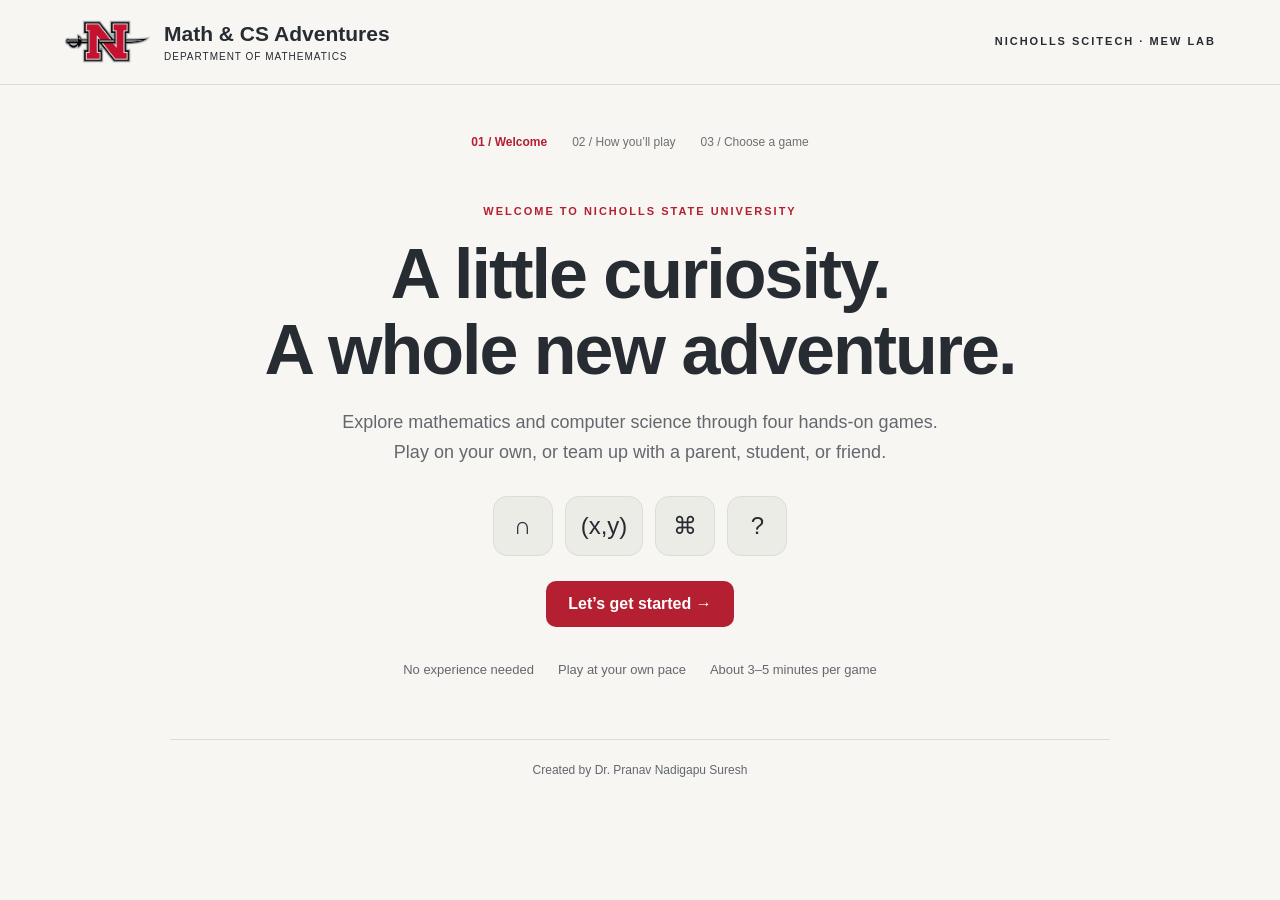
<file: index.html>
<!doctype html><html lang="en"><head><meta charset="utf-8"><meta name="viewport" content="width=device-width,initial-scale=1"><title>Welcome · Math &amp; CS Adventures</title><link rel="stylesheet" href="arcade.css"><link rel="stylesheet" href="math.css"><link rel="stylesheet" href="welcome.css"></head><body><header><a class="brand" href="index.html"><img src="nicholls-logo.webp" alt="Nicholls State University"><span>Math &amp; CS Adventures<small>Department of Mathematics</small></span></a><div class="tag">Nicholls SciTech · MEW Lab</div></header><main class="welcome-wrap"><nav class="steps" aria-label="Getting started"><span id="step1" class="active" aria-current="step">01 / Welcome</span><span id="step2">02 / How you’ll play</span><span>03 / Choose a game</span></nav><section id="welcome" class="welcome-hero"><div class="eyebrow">Welcome to Nicholls State University</div><h1>A little curiosity.<br>A whole new adventure.</h1><p class="lede">Explore mathematics and computer science through four hands-on games. Play on your own, or team up with a parent, student, or friend.</p><div class="welcome-symbols" aria-hidden="true"><span>∩</span><span>(x,y)</span><span>⌘</span><span>?</span></div><button class="btn" id="begin">Let’s get started →</button><div class="welcome-bottom"><span>No experience needed</span><span>Play at your own pace</span><span>About 3–5 minutes per game</span></div></section><section id="setup" hidden><div class="eyebrow">Make this adventure yours</div><h1 class="mode-heading" id="setupheading" tabindex="-1">How are you playing?</h1><p>Choose a mode to see your instructions. You can change it later.</p><div class="mode-options" role="group" aria-label="Choose how to play"><button class="mode-card" id="solo" aria-pressed="false"><span class="mode-icon" aria-hidden="true">●</span><strong>Playing alone</strong><p>Explore at your own pace. Predict, try, and discover.</p></button><button class="mode-card" id="pair" aria-pressed="false"><span class="mode-icon" aria-hidden="true">● ●</span><strong>Playing as a pair</strong><p>Share one computer. Think together and swap roles.</p></button></div><div id="instructions" class="instructions" hidden aria-live="polite"><h2 id="instructiontitle"></h2><ol id="instructionsteps"></ol></div><p class="mode-note">Hints and retries are part of the adventure. When you’re done, choose <b>Next family</b> to return to the welcome screen for the next visitors.</p><div class="welcome-actions"><button class="backlink" id="back">← Back to welcome</button><a class="btn" id="continue" href="games.html" hidden>Choose your adventure →</a></div></section><noscript><p>Please enable JavaScript to use the interactive games.</p></noscript><footer style="margin:36px auto 0;padding:20px 12px 8px;border-top:1px solid #ddd;text-align:center;color:#64676e;font-size:12px;line-height:1.7">Created by Dr. Pranav Nadigapu Suresh</footer></main><script src="welcome.js"></script></body></html>
</file>
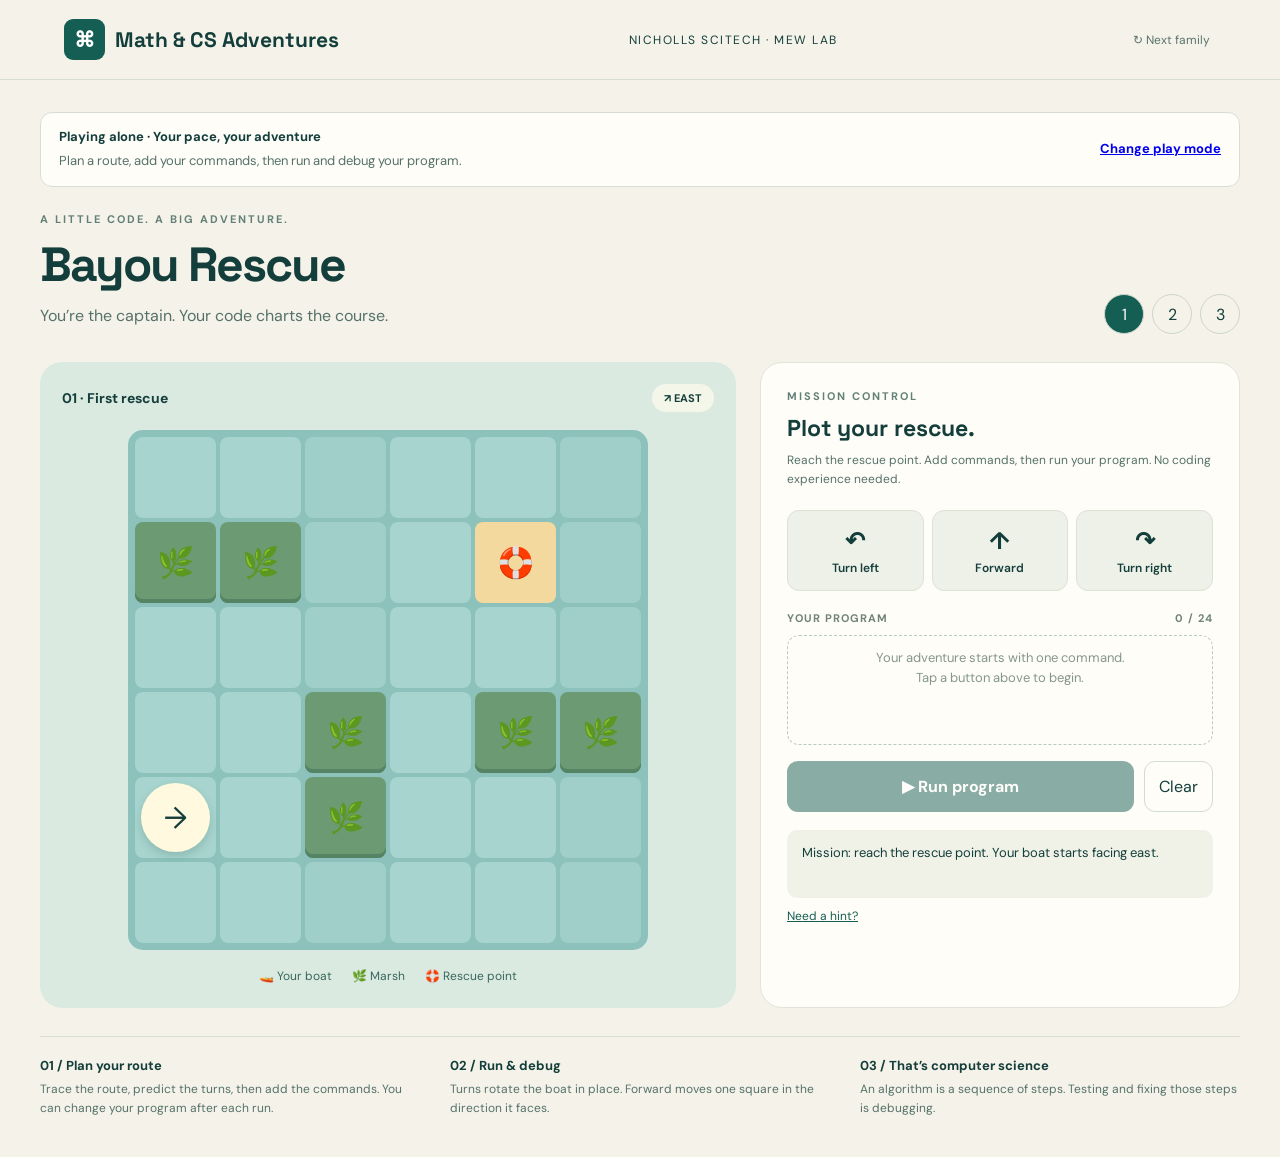
<file: bayou.html>
<!doctype html><html lang="en"><head><meta charset="utf-8"><meta name="viewport" content="width=device-width,initial-scale=1"><title>Bayou Rescue · CS Adventure</title><style>
@import url('https://fonts.googleapis.com/css2?family=DM+Sans:wght@400;500;600;700&family=Space+Grotesk:wght@400;500;600;700&display=swap');
:root{--ink:#143e3b;--cream:#f5f3e9;--green:#155e53;--orange:#f2ae66}*{box-sizing:border-box}body{margin:0;background:var(--cream);color:var(--ink);font-family:'DM Sans',sans-serif}button{font:inherit;cursor:pointer}button:focus-visible{outline:3px solid #e88838;outline-offset:3px}header{height:80px;border-bottom:1px solid #d8ddd1;display:flex;align-items:center;justify-content:space-between;padding:0 5vw}.brand{font-family:'Space Grotesk',sans-serif;font-weight:700;font-size:21px}.brand span{background:var(--green);color:white;padding:7px 10px;border-radius:9px;margin-right:10px}.tag{font-size:12px;letter-spacing:1.5px;text-transform:uppercase}main{max-width:1280px;margin:auto;padding:32px 40px}.intro{display:flex;justify-content:space-between;align-items:end;margin-bottom:28px}.eyebrow{font-size:11px;font-weight:700;letter-spacing:2px;color:#638078}h1{font-family:'Space Grotesk',sans-serif;font-size:48px;letter-spacing:-2px;margin:8px 0}p{line-height:1.6;margin:6px 0;color:#55716a}.levelnav{display:flex;gap:8px}.levelnav button{border:1px solid #cbd6c9;border-radius:50%;width:40px;height:40px;background:transparent;color:var(--ink)}.levelnav button.active{background:var(--green);color:white}.layout{display:grid;grid-template-columns:minmax(0,1.45fr) minmax(300px,1fr);gap:24px}.mapcard{background:#dbeae1;border-radius:22px;padding:22px;position:relative}.maptitle{display:flex;justify-content:space-between;align-items:center;margin-bottom:18px}.pill{background:#f4f6e9;border-radius:20px;font-size:11px;padding:7px 12px;font-weight:700}.map{display:grid;grid-template-columns:repeat(6,1fr);gap:4px;max-width:520px;margin:auto;background:#8cc2bb;padding:7px;border-radius:15px}.cell{aspect-ratio:1;display:flex;align-items:center;justify-content:center;border-radius:8px;background:#a7d4ce;position:relative;font-size:30px}.cell:nth-child(3n){background:#a0cec9}.cell.land{background:#6c9a73;box-shadow:inset 0 -4px #548463}.cell.goal{background:#f4d99e}.cell.trail:after{content:'';width:10px;height:10px;border-radius:50%;background:#328a7b;position:absolute}.boat{z-index:2;background:#fff9df;border-radius:50%;width:85%;height:85%;display:grid;place-items:center;box-shadow:0 4px 9px #245b4a33;font-size:30px}.legend{display:flex;justify-content:center;gap:20px;font-size:12px;margin:18px 0 2px;color:#38665c}.panel{background:#fffdf8;padding:26px;border:1px solid #e1e4d9;border-radius:22px}h2{font-family:'Space Grotesk',sans-serif;font-size:23px;margin:0 0 8px}.controls{display:grid;grid-template-columns:repeat(3,1fr);gap:8px;margin:20px 0}.command{background:#eef1e7;border:1px solid #dbe2d4;border-radius:12px;padding:14px 4px;color:var(--ink);font-size:12px;font-weight:600}.command b{display:block;font-size:24px;margin-bottom:4px}.command:hover{background:#e0e9d9}.caption{display:flex;justify-content:space-between;font-size:11px;letter-spacing:1px;font-weight:700;color:#708377}.queue{min-height:110px;border:1px dashed #bacabd;border-radius:12px;margin:10px 0 16px;padding:12px;display:flex;gap:6px;flex-wrap:wrap;align-content:flex-start}.queue .empty{font-size:13px;color:#85978b;margin:auto;text-align:center;line-height:1.6}.chip{background:#d9eae0;color:#155e53;border:0;border-radius:7px;padding:8px 11px;font-weight:700}.chip.current{background:#f2ae66}.actions{display:flex;gap:10px}.run{flex:1;background:var(--green);color:#fff;border:0;border-radius:11px;padding:15px;font-weight:700}.secondary{border:1px solid #d2dccf;background:transparent;color:var(--ink);border-radius:11px;padding:10px 14px}.status{margin-top:18px;padding:13px 15px;background:#f0f2e8;border-radius:10px;font-size:13px;line-height:1.6;min-height:68px}.status.success{background:#dbefda}.footer{display:grid;grid-template-columns:1fr 1fr 1fr;gap:30px;margin-top:28px;padding-top:20px;border-top:1px solid #d7ddcf}.footer h3{font-size:13px;margin:0 0 5px}.footer p{font-size:12px}.topreset{border:0;background:transparent;color:#58746c;font-size:12px}button:disabled{opacity:.5;cursor:default}.levelname{font-size:14px;font-weight:700}.hint{border:0;background:transparent;color:var(--green);text-decoration:underline;margin-top:10px;font-size:12px;padding:0}.next{background:#efb366;color:#263b2e;border:0;border-radius:8px;padding:9px 12px;margin-top:10px;font-weight:700}.small{font-size:12px} @media(max-width:800px){main{padding:24px 18px}.layout{grid-template-columns:1fr}.intro{align-items:start;gap:12px}h1{font-size:36px}.tag{display:none}.footer{grid-template-columns:1fr;gap:12px}.cell{font-size:25px}.panel{padding:20px}header{padding:0 20px}}
</style><link rel="stylesheet" href="welcome.css"></head><body><header><a class="brand" href="games.html" style="color:inherit;text-decoration:none"><span>⌘</span>Math &amp; CS Adventures</a><div class="tag">Nicholls SciTech · MEW Lab</div><button class="topreset" id="family">↻ Next family</button></header><main><div class="intro"><div><div class="eyebrow">A LITTLE CODE. A BIG ADVENTURE.</div><h1>Bayou Rescue</h1><p>You’re the captain. Your code charts the course.</p></div><div class="levelnav" aria-label="Choose level"></div></div><div class="layout"><section class="mapcard" aria-label="Rescue map"><div class="maptitle"><span class="levelname" id="levelname"></span><span class="pill">↗ <span id="heading">EAST</span></span></div><div class="map" id="map"></div><div class="legend"><span>🚤 Your boat</span><span>🌿 Marsh</span><span>🛟 Rescue point</span></div></section><section class="panel"><div class="eyebrow">MISSION CONTROL</div><h2 style="margin-top:10px">Plot your rescue.</h2><p class="small" id="brief"></p><div class="controls"><button class="command" data-cmd="L"><b>↶</b>Turn left</button><button class="command" data-cmd="F"><b>↑</b>Forward</button><button class="command" data-cmd="R"><b>↷</b>Turn right</button></div><div class="caption"><span>YOUR PROGRAM</span><span id="count">0 / 24</span></div><div class="queue" id="queue" aria-label="Your program"></div><div class="actions"><button class="run" id="run">▶ Run program</button><button class="secondary" id="clear">Clear</button></div><div class="status" id="status" role="status" aria-live="polite"></div><button class="hint" id="hint">Need a hint?</button></section></div><div class="footer"><div><h3>01 / Plan together</h3><p>One person charts the route; the other adds commands. Swap roles next round.</p></div><div><h3>02 / Run & debug</h3><p>Turns rotate the boat in place. Forward moves one square in the direction it faces.</p></div><div><h3>03 / That’s computer science</h3><p>An algorithm is a sequence of steps. Testing and fixing those steps is debugging.</p></div></div></main><script src="game.js"></script><script src="play-mode.js"></script></body></html>
</file>
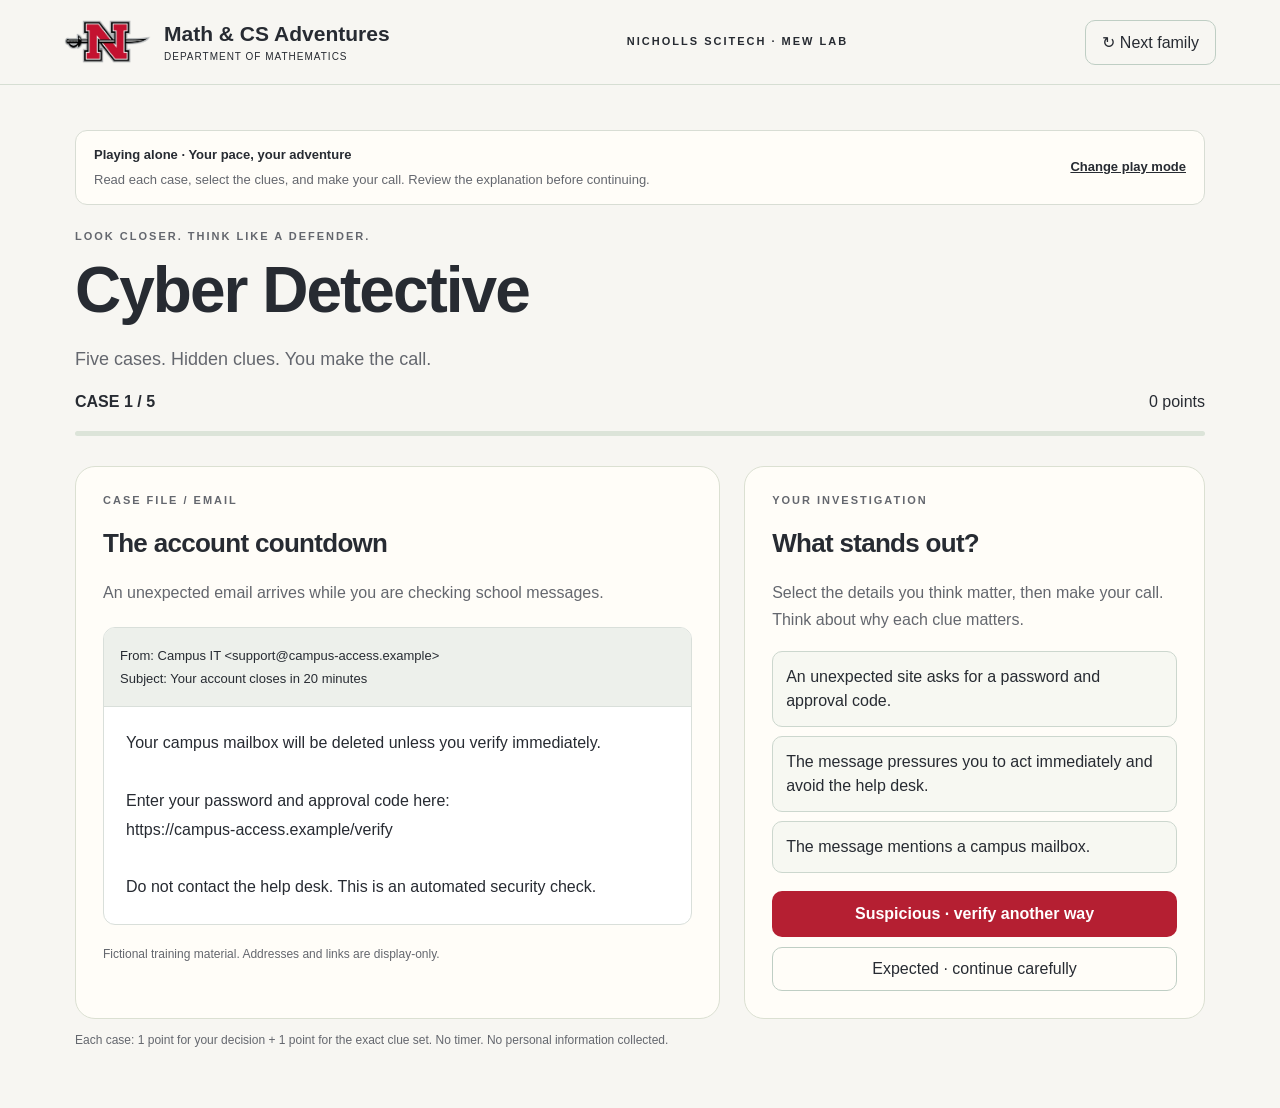
<file: cyber.html>
<!doctype html><html lang="en"><head><meta charset="utf-8"><meta name="viewport" content="width=device-width,initial-scale=1"><title>Cyber Detective · CS Adventures</title><link rel="stylesheet" href="arcade.css"><link rel="stylesheet" href="math.css"><link rel="stylesheet" href="welcome.css"></head><body><header><a class="brand" href="games.html"><img src="nicholls-logo.webp" alt="Nicholls State University"><span>Math &amp; CS Adventures<small>Department of Mathematics</small></span></a><div class="tag">Nicholls SciTech · MEW Lab</div><button class="secondary" id="reset">↻ Next family</button></header><main><div id="game"><div class="eyebrow">Look closer. Think like a defender.</div><h1>Cyber Detective</h1><p class="lede">Five cases. Hidden clues. You make the call.</p><div class="casebar"><b id="casecount"></b><span id="score"></span></div><div class="progress"><div id="progress"></div></div><div class="layout"><section class="panel"><div class="eyebrow" id="type"></div><h2 id="title"></h2><p id="context"></p><div class="message"><div class="messagehead" id="meta"></div><div class="messagebody" id="body"></div></div><p class="notice">Fictional training material. Addresses and links are display-only.</p></section><section class="panel"><div class="eyebrow">Your investigation</div><h2>What stands out?</h2><p>Select the details you think matter, then make your call. Discuss your reasons with your partner.</p><div id="clues" class="clues"></div><div class="choices" id="choices"><button class="btn" data-verdict="suspicious">Suspicious · verify another way</button><button class="secondary" data-verdict="expected">Expected · continue carefully</button></div><div id="feedback" class="feedback hidden" role="status" aria-live="polite"></div><button class="btn hidden" id="next" style="margin-top:18px">Next case →</button></section></div><p class="notice">Each case: 1 point for your decision + 1 point for the exact clue set. No timer. No personal information collected.</p></div><section id="results" class="result hidden" aria-live="polite"></section></main><script src="cyber.js"></script><script src="play-mode.js"></script></body></html>
</file>
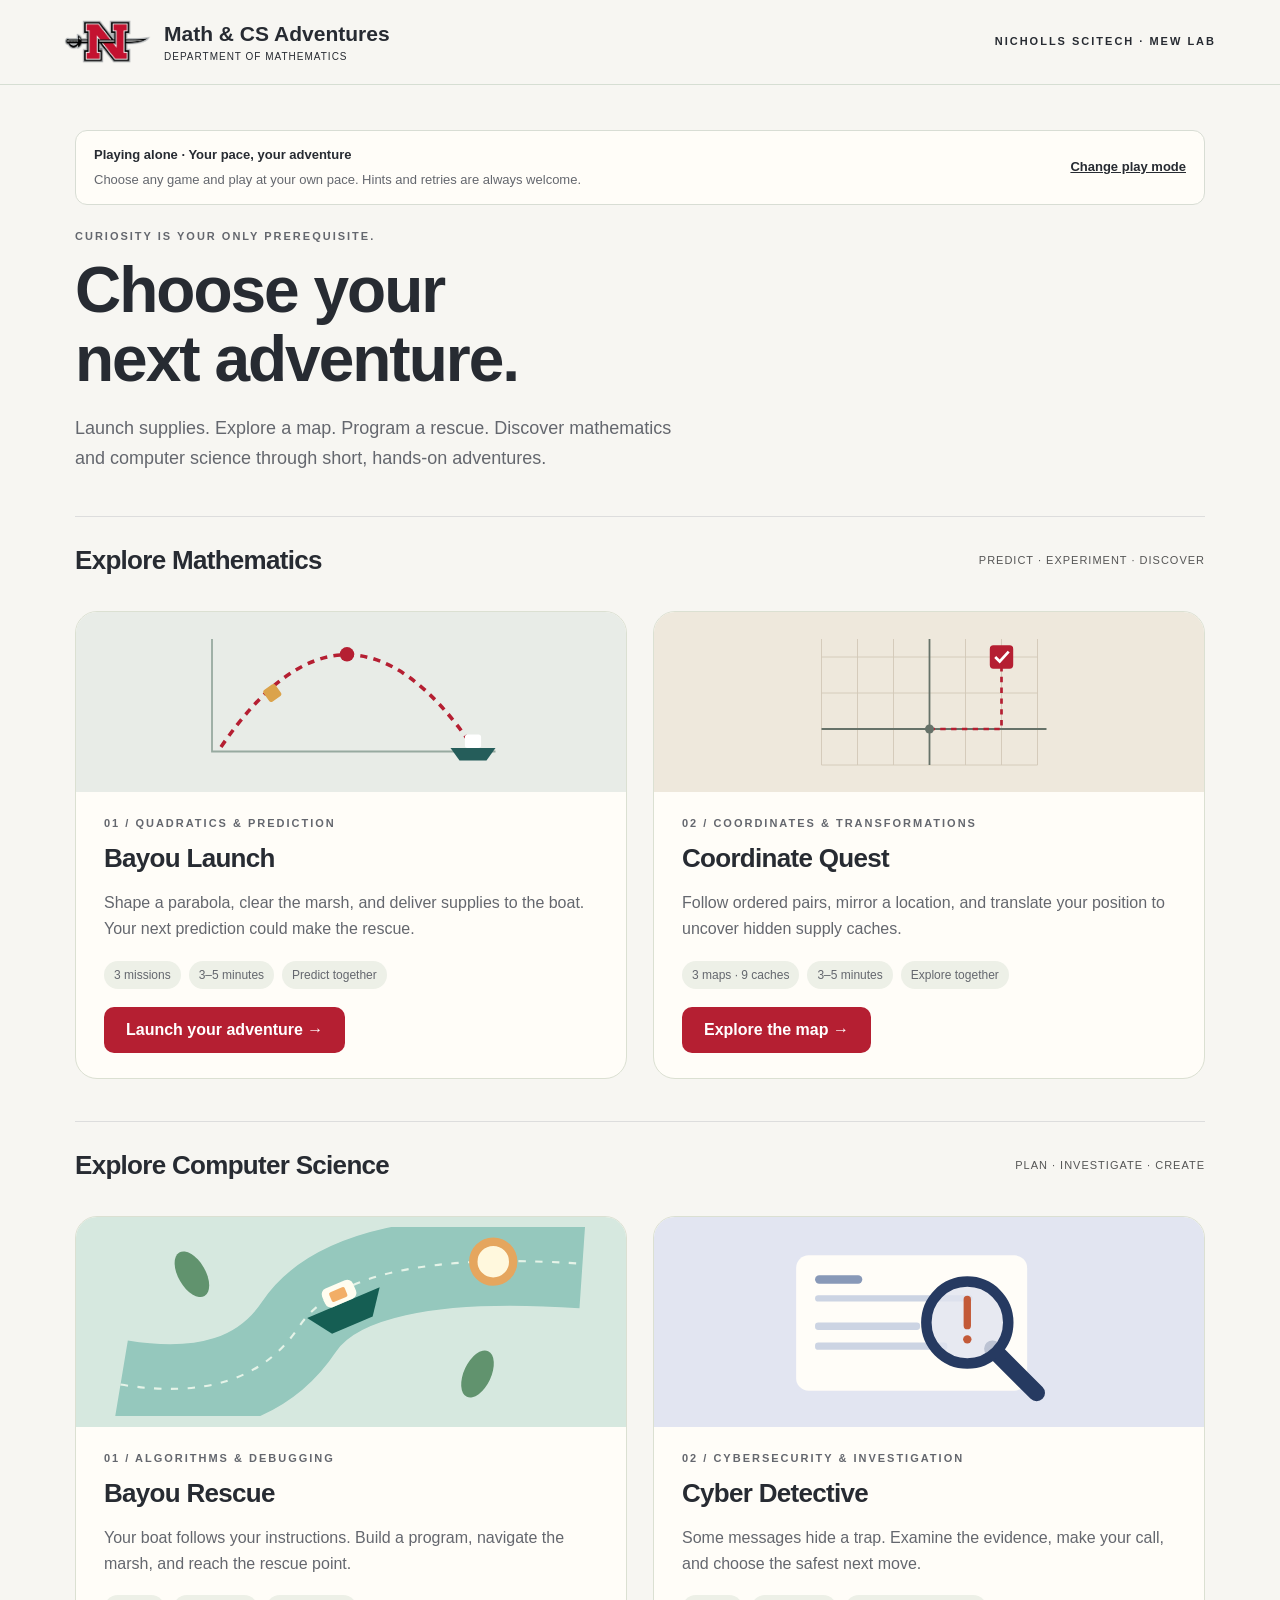
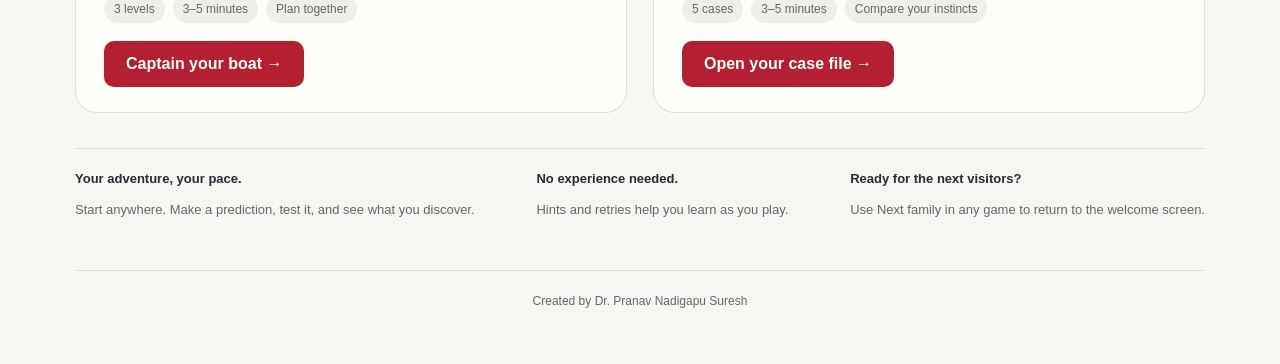
<file: games.html>
<!doctype html><html lang="en"><head><meta charset="utf-8"><meta name="viewport" content="width=device-width,initial-scale=1"><title>Math &amp; CS Adventures · Nicholls SciTech</title><link rel="stylesheet" href="arcade.css"><link rel="stylesheet" href="math.css"><link rel="stylesheet" href="welcome.css"></head><body><header><a class="brand" href="games.html"><img src="nicholls-logo.webp" alt="Nicholls State University"><span>Math &amp; CS Adventures<small>Department of Mathematics</small></span></a><div class="tag">Nicholls SciTech · MEW Lab</div></header><main><div class="eyebrow">Curiosity is your only prerequisite.</div><h1>Choose your<br>next adventure.</h1><p class="lede">Launch supplies. Explore a map. Program a rescue. Discover mathematics and computer science through short, hands-on adventures.</p><div class="sectionheading"><h2>Explore Mathematics</h2><span class="pill">Predict · experiment · discover</span></div><div class="cards mathcards"><article class="card"><div class="art mathart"><svg viewBox="0 0 400 180" role="img" aria-label="A supply following a parabolic arc toward a boat"><path d="M45 20V145H360" stroke="#97aaa0" fill="none" stroke-width="2"/><path d="M55 140Q195 -65 335 140" stroke="#b51f32" fill="none" stroke-width="4" stroke-dasharray="8 7"/><circle cx="195" cy="37" r="8" fill="#b51f32"/><path d="M310 141h50l-10 14h-30Z" fill="#255d5a"/><rect x="326" y="126" width="18" height="15" rx="3" fill="#fff"/><rect x="104" y="72" width="16" height="16" rx="3" transform="rotate(-35 112 80)" fill="#dba34b"/></svg></div><div class="cardcontent"><div class="eyebrow">01 / Quadratics &amp; prediction</div><h2>Bayou Launch</h2><p>Shape a parabola, clear the marsh, and deliver supplies to the boat. Your next prediction could make the rescue.</p><div class="chips"><span>3 missions</span><span>3–5 minutes</span><span>Predict together</span></div><a class="btn" href="launch.html">Launch your adventure →</a></div></article><article class="card"><div class="art" style="background:#eee8dc"><svg viewBox="0 0 400 180" role="img" aria-label="A coordinate map with a treasure location"><g stroke="#d2c8b7"><path d="M80 20V160M120 20V160M160 20V160M200 20V160M240 20V160M280 20V160M320 20V160M80 40H320M80 80H320M80 120H320M80 160H320" fill="none"/></g><path d="M200 20V160M80 120H330" stroke="#667269" stroke-width="2"/><path d="M200 120H280V40" stroke="#b51f32" stroke-dasharray="6 6" stroke-width="3" fill="none"/><rect x="267" y="27" width="26" height="26" rx="4" fill="#b51f32"/><path d="M273 40l5 5 10-11" stroke="white" stroke-width="3" fill="none"/><circle cx="200" cy="120" r="5" fill="#667269"/></svg></div><div class="cardcontent"><div class="eyebrow">02 / Coordinates &amp; transformations</div><h2>Coordinate Quest</h2><p>Follow ordered pairs, mirror a location, and translate your position to uncover hidden supply caches.</p><div class="chips"><span>3 maps · 9 caches</span><span>3–5 minutes</span><span>Explore together</span></div><a class="btn" href="quest.html">Explore the map →</a></div></article></div><div class="sectionheading"><h2>Explore Computer Science</h2><span class="pill">Plan · investigate · create</span></div><div class="cards"><article class="card"><div class="art bayouart"><svg viewBox="0 0 400 180" role="img" aria-label="A boat navigating a winding bayou"><path d="M-20 150 Q100 170 150 95 T420 35" fill="none" stroke="#95c8bd" stroke-width="85"/><path d="M-20 150 Q100 170 150 95 T420 35" fill="none" stroke="#e5f3e8" stroke-width="2" stroke-dasharray="7 9"/><g transform="translate(190 73) rotate(-23)"><path d="M-35 0H40L23 23H-19Z" fill="#155e53"/><rect x="-14" y="-19" width="32" height="19" rx="6" fill="#fffdf0"/><rect x="-7" y="-14" width="16" height="10" rx="2" fill="#f2ae66"/></g><circle cx="335" cy="33" r="19" fill="#fff8dd" stroke="#e5a65e" stroke-width="8"/><g fill="#61936e"><ellipse cx="48" cy="45" rx="13" ry="24" transform="rotate(-30 48 45)"/><ellipse cx="320" cy="140" rx="13" ry="24" transform="rotate(25 320 140)"/></g></svg></div><div class="cardcontent"><div class="eyebrow">01 / Algorithms & debugging</div><h2>Bayou Rescue</h2><p>Your boat follows your instructions. Build a program, navigate the marsh, and reach the rescue point.</p><div class="chips"><span>3 levels</span><span>3–5 minutes</span><span>Plan together</span></div><a class="btn" href="bayou.html">Captain your boat →</a></div></article><article class="card"><div class="art cyberart"><svg viewBox="0 0 400 180" role="img" aria-label="A magnifying glass investigating a suspicious message"><rect x="73" y="27" width="220" height="129" rx="12" fill="#fffdf8"/><rect x="91" y="46" width="45" height="8" rx="4" fill="#8899b8"/><rect x="91" y="65" width="150" height="6" rx="3" fill="#ccd4e3"/><rect x="91" y="91" width="100" height="7" rx="3" fill="#ccd4e3"/><rect x="91" y="110" width="126" height="7" rx="3" fill="#ccd4e3"/><path d="M260 116L302 158" stroke="#263a61" stroke-width="16" stroke-linecap="round"/><circle cx="236" cy="91" r="39" fill="#e2e5f1" fill-opacity=".8" stroke="#263a61" stroke-width="10"/><path d="M236 69V94" stroke="#c35a38" stroke-width="7" stroke-linecap="round"/><circle cx="236" cy="107" r="4" fill="#c35a38"/></svg></div><div class="cardcontent"><div class="eyebrow">02 / Cybersecurity & investigation</div><h2>Cyber Detective</h2><p>Some messages hide a trap. Examine the evidence, make your call, and choose the safest next move.</p><div class="chips"><span>5 cases</span><span>3–5 minutes</span><span>Compare your instincts</span></div><a class="btn" href="cyber.html">Open your case file →</a></div></article></div><div class="foot"><div><b>Better together.</b><p>One person investigates; the other explains their thinking. Swap roles next round.</p></div><div><b>No experience needed.</b><p>Play at your own pace. Every attempt is a chance to learn.</p></div><div><b>Ready for the next family?</b><p>Each game includes a fresh-start button.</p></div></div><footer style="margin:36px auto 0;padding:20px 12px 8px;border-top:1px solid #ddd;text-align:center;color:#64676e;font-size:12px;line-height:1.7">Created by Dr. Pranav Nadigapu Suresh</footer></main><script src="play-mode.js"></script></body></html>
</file>
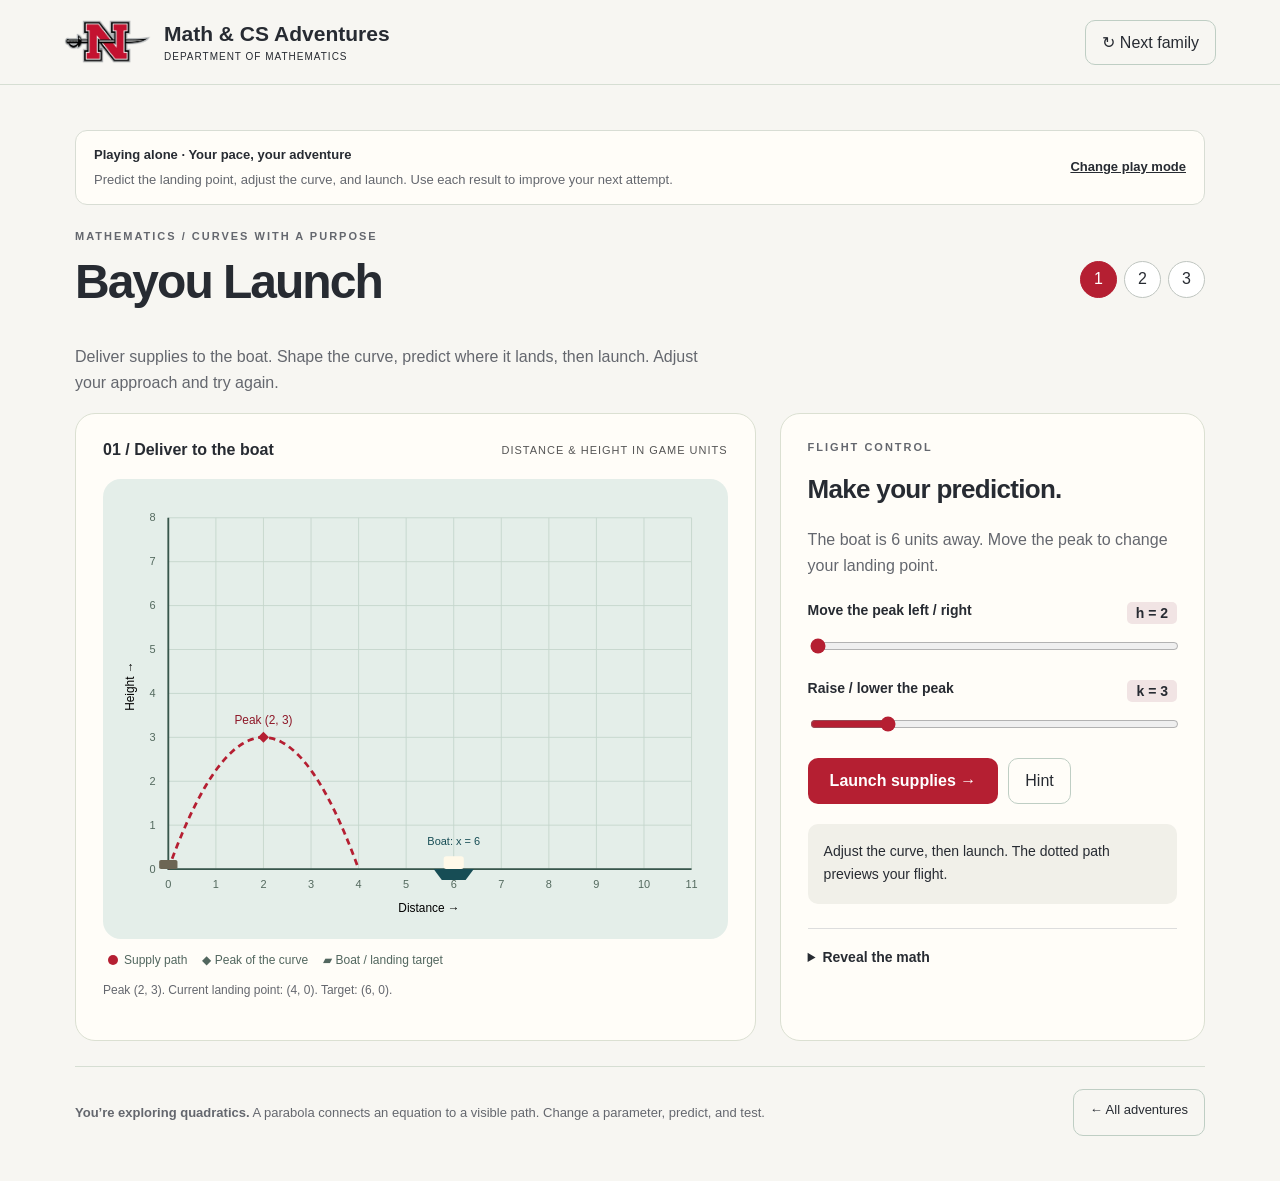
<file: launch.html>
<!doctype html><html lang="en"><head><meta charset="utf-8"><meta name="viewport" content="width=device-width,initial-scale=1"><title>Bayou Launch · Math & CS Adventures</title><link rel="stylesheet" href="arcade.css"><link rel="stylesheet" href="math.css"><link rel="stylesheet" href="welcome.css"></head><body><header><a class="brand" href="games.html"><img src="nicholls-logo.webp" alt="Nicholls State University"><span>Math & CS Adventures<small>Department of Mathematics</small></span></a><button class="secondary" id="newfamily">↻ Next family</button></header><main><div class="mathhead"><div><div class="eyebrow">Mathematics / Curves with a purpose</div><h1>Bayou Launch</h1></div><nav class="levelbuttons" id="levels" aria-label="Choose mission"></nav></div><p class="mathintro">Deliver supplies to the boat. Shape the curve, predict where it lands, then launch. One person adjusts; the other explains their prediction.</p><div class="mathlayout"><section class="panel"><div class="casebar"><b id="mission"></b><span class="pill">Distance & height in game units</span></div><div class="mapframe"><svg id="launchmap" viewBox="0 0 650 470" role="img" aria-label="Supply trajectory graph"></svg></div><div class="legend"><span><i class="dot"></i> Supply path</span><span>◆ Peak of the curve</span><span>▰ Boat / landing target</span></div><p id="mapdescription" class="notice"></p></section><section class="panel"><div class="eyebrow">Flight control</div><h2>Make your prediction.</h2><p id="brief"></p><div class="range"><label for="peakx">Move the peak left / right <output id="peakxval"></output></label><input id="peakx" type="range" min="2" max="5" step="0.5" value="2"></div><div class="range"><label for="peaky">Raise / lower the peak <output id="peakyval"></output></label><input id="peaky" type="range" min="2" max="7" step="0.5" value="3"></div><div class="row"><button class="btn" id="launch">Launch supplies →</button><button class="secondary" id="hintlaunch">Hint</button></div><div id="launchstatus" class="status" role="status" aria-live="polite"></div><button id="mathnext" class="btn nextlevel" hidden>Next mission →</button><details class="explain"><summary>Reveal the math</summary><p>The peak is the vertex (h, k). Our curve starts at (0, 0), so moving h also changes its width.</p><p id="equation"></p><p>In this simplified model, the supply returns to height 0 at x = 2h. Raising k helps clear an obstacle; it does not change that landing point.</p></details></section></div><div class="foot" style="margin-top:25px"><p><b>You’re exploring quadratics.</b> A parabola connects an equation to a visible path. Change a parameter, predict, and test.</p><a class="secondary" href="games.html">← All adventures</a></div></main><script src="math-core.js"></script><script src="launch.js"></script><script src="play-mode.js"></script></body></html>
</file>
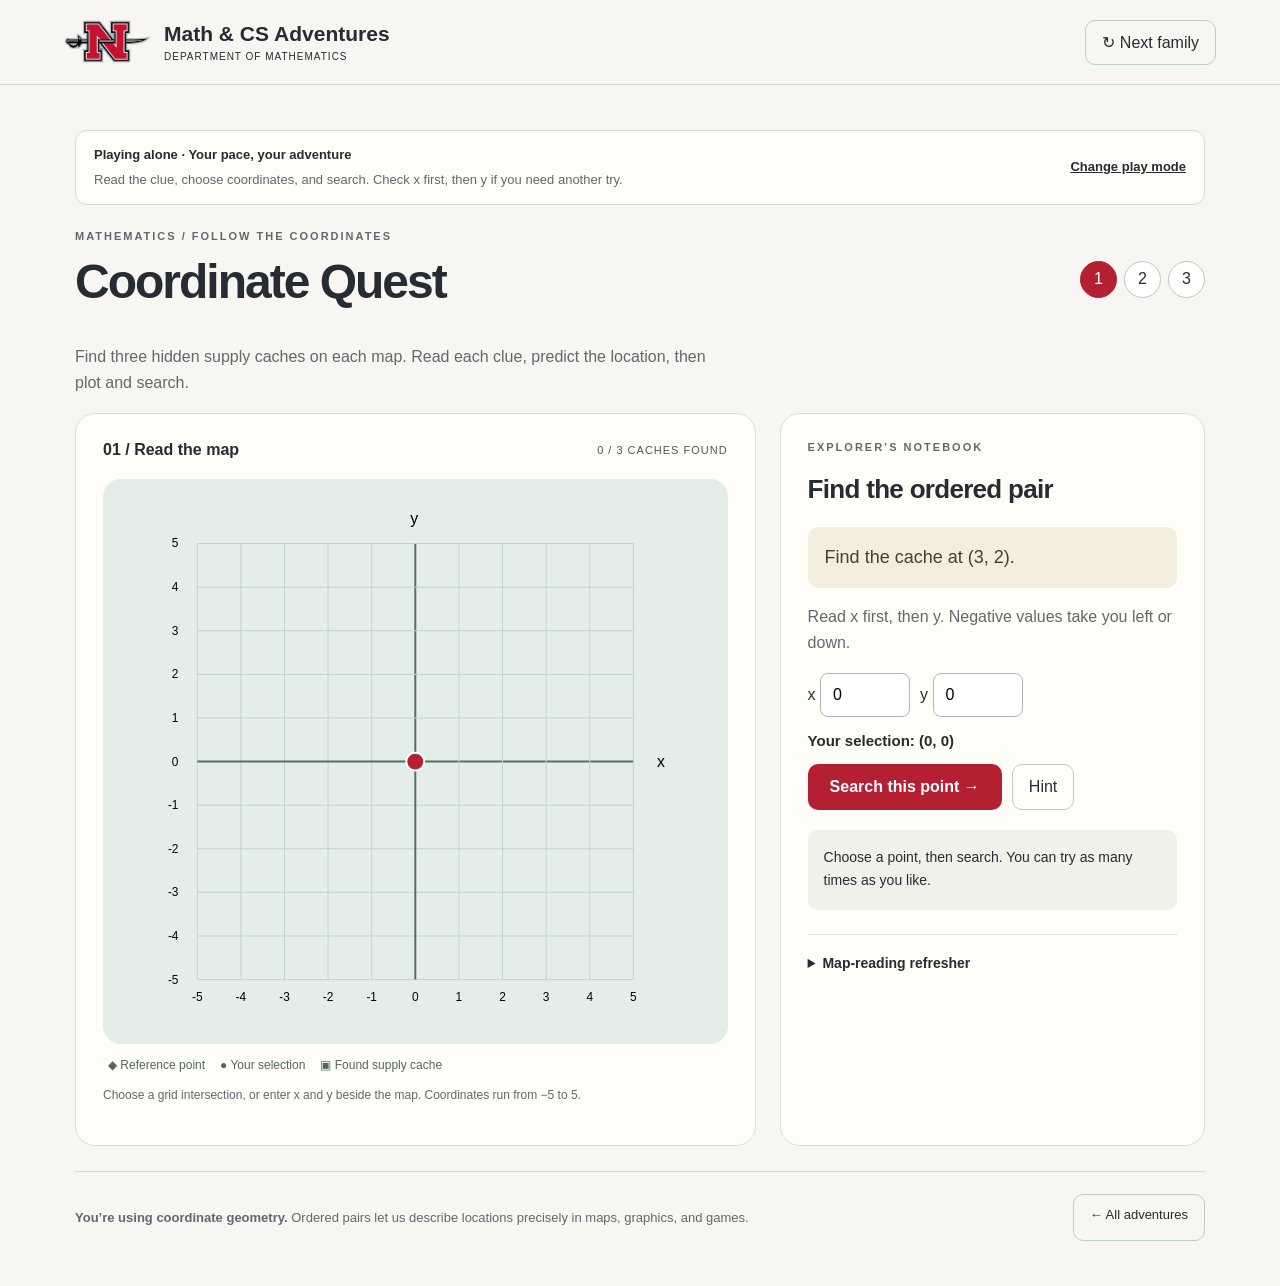
<file: quest.html>
<!doctype html><html lang="en"><head><meta charset="utf-8"><meta name="viewport" content="width=device-width,initial-scale=1"><title>Coordinate Quest · Math & CS Adventures</title><link rel="stylesheet" href="arcade.css"><link rel="stylesheet" href="math.css"><link rel="stylesheet" href="welcome.css"></head><body><header><a class="brand" href="games.html"><img src="nicholls-logo.webp" alt="Nicholls State University"><span>Math & CS Adventures<small>Department of Mathematics</small></span></a><button class="secondary" id="newquest">↻ Next family</button></header><main><div class="mathhead"><div><div class="eyebrow">Mathematics / Follow the coordinates</div><h1>Coordinate Quest</h1></div><nav class="levelbuttons" id="questlevels" aria-label="Choose mission"></nav></div><p class="mathintro">Find three hidden supply caches on each map. One explorer reads the clue; the other plots the location. Swap roles after each discovery.</p><div class="mathlayout"><section class="panel"><div class="casebar"><b id="questmission"></b><span class="pill" id="found"></span></div><div class="mapframe"><svg id="questmap" viewBox="0 0 600 540" role="group" aria-label="Coordinate map. Select a point using the buttons on the map, or use the x and y inputs."></svg></div><div class="legend"><span>◆ Reference point</span><span>● Your selection</span><span>▣ Found supply cache</span></div><p class="notice">Choose a grid intersection, or enter x and y beside the map. Coordinates run from −5 to 5.</p></section><section class="panel"><div class="eyebrow">Explorer’s notebook</div><h2 id="questtitle"></h2><div class="questclue" id="questclue"></div><p id="questinstructions"></p><div class="row"><label>x <input type="number" id="qx" min="-5" max="5" step="1" value="0"></label><label>y <input type="number" id="qy" min="-5" max="5" step="1" value="0"></label></div><div class="position" id="selection"></div><div class="row"><button class="btn" id="checkpoint">Search this point →</button><button class="secondary" id="questhint">Hint</button></div><div class="status" id="queststatus" role="status" aria-live="polite"></div><button class="btn nextlevel" id="questnext" hidden>Next clue →</button><details class="explain"><summary>Map-reading refresher</summary><p>Start at (0, 0). Move horizontally by x, then vertically by y. Positive x goes right; positive y goes up. Reflecting across the y-axis changes x to −x. A translation adds the stated horizontal and vertical shifts.</p></details></section></div><div class="foot" style="margin-top:25px"><p><b>You’re using coordinate geometry.</b> Ordered pairs let us describe locations precisely in maps, graphics, and games.</p><a class="secondary" href="games.html">← All adventures</a></div></main><script src="math-core.js"></script><script src="quest.js"></script><script src="play-mode.js"></script></body></html>
</file>
<file: arcade.css>
:root{--ink:#173e3a;--cream:#f5f3e9;--green:#155e53;--muted:#5b746d;--orange:#f2ae66}*{box-sizing:border-box}body{margin:0;background:var(--cream);color:var(--ink);font-family:Arial,sans-serif}a{color:inherit}header{min-height:80px;padding:18px 5vw;border-bottom:1px solid #d6ded3;display:flex;gap:20px;align-items:center;justify-content:space-between}.brand{font-size:21px;font-weight:800;text-decoration:none}.brand span{background:var(--green);color:white;padding:8px 11px;border-radius:9px;margin-right:10px}.tag,.eyebrow{font-size:11px;letter-spacing:2px;text-transform:uppercase;font-weight:700}.eyebrow{color:var(--muted)}main{max-width:1200px;margin:auto;padding:45px 35px}h1{font-size:clamp(36px,5vw,64px);letter-spacing:-2px;line-height:1.08;margin:14px 0 20px}h2{font-size:26px;letter-spacing:-.7px}p{color:var(--muted);line-height:1.65}.lede{max-width:620px;font-size:18px}.cards{display:grid;grid-template-columns:1fr 1fr;gap:26px;margin:35px 0}.card{background:#fffdf8;border:1px solid #dbe0d2;border-radius:22px;overflow:hidden}.cardcontent{padding:25px 28px}.card h2{margin:14px 0 8px}.art{height:210px;display:grid;place-items:center;position:relative;overflow:hidden}.art svg{width:90%;height:90%}.bayouart{background:#d6e8df}.cyberart{background:#e2e5f1}.btn,button{font:inherit;cursor:pointer}.btn{display:inline-block;text-decoration:none;background:var(--green);color:white;padding:14px 22px;border:0;border-radius:10px;font-weight:700}.btn:hover{background:#104b43}.secondary{background:transparent;color:var(--ink);border:1px solid #bfcec4;padding:12px 16px;border-radius:10px}.chips{display:flex;flex-wrap:wrap;gap:8px;font-size:12px;color:var(--muted);margin:18px 0}.chips span{padding:7px 10px;background:#edf0e7;border-radius:30px}.foot{border-top:1px solid #d6ded3;padding-top:22px;display:flex;gap:30px;justify-content:space-between;font-size:13px}.layout{display:grid;grid-template-columns:minmax(0,1.4fr) minmax(280px,1fr);gap:24px}.panel{background:#fffdf8;border:1px solid #dbe0d2;border-radius:20px;padding:27px}.casebar{display:flex;justify-content:space-between;align-items:center;gap:15px;margin-bottom:20px}.progress{height:5px;background:#dce4d9;margin:20px 0 30px;border-radius:10px}.progress div{height:100%;background:var(--green);border-radius:10px}.message{border:1px solid #d9dfda;border-radius:12px;overflow:hidden;margin:20px 0;background:white}.messagehead{background:#edf0eb;padding:16px;border-bottom:1px solid #d9dfda;font-size:13px;line-height:1.8;overflow-wrap:anywhere}.messagebody{padding:22px;line-height:1.8;white-space:pre-line}.clues{display:grid;gap:9px;margin:18px 0}.clue{text-align:left;border:1px solid #ccd7ce;background:#f7f8f2;border-radius:10px;padding:13px;color:var(--ink);line-height:1.5}.clue[aria-pressed=true]{background:#d9eade;border:2px solid var(--green);padding:12px}.choices{display:grid;gap:10px}.choices button{width:100%}.feedback{background:#edf2e7;padding:20px;border-radius:12px;margin-top:18px;line-height:1.65}.feedback h3{margin:0 0 8px}.feedback p{margin:5px 0;font-size:14px}.notice{font-size:12px;color:var(--muted)}button:disabled{cursor:default;opacity:.65}:focus-visible{outline:3px solid #c26d20;outline-offset:4px}.result{text-align:center;max-width:760px;margin:0 auto}.score{font-size:76px;font-weight:800;margin:22px 0;color:var(--green)}.review{text-align:left;display:grid;gap:12px;margin:25px 0}.review article{padding:18px;background:#fffdf8;border:1px solid #dbe0d2;border-radius:12px}.review h3{margin:0 0 7px}.review p{margin:0;font-size:14px}.row{display:flex;gap:10px;flex-wrap:wrap}.hidden{display:none}@media(max-width:760px){main{padding:28px 18px}.cards,.layout{grid-template-columns:1fr}.tag{display:none}.foot{flex-direction:column;gap:5px}.panel{padding:20px}header{padding:18px}.art{height:180px}h1{letter-spacing:-1px}.casebar{align-items:flex-start}}
</file>
<file: math.css>
:root{--ink:#272b32;--green:#b51f32;--muted:#64676e;--cream:#f7f6f2}body{background:var(--cream)}.brand{display:flex;align-items:center;gap:13px}.brand img{width:87px;height:48px;object-fit:contain}.brand small{display:block;font-size:10px;font-weight:500;letter-spacing:1px;margin-top:5px;text-transform:uppercase}.mathhead{display:flex;align-items:center;justify-content:space-between;gap:20px}.mathhead h1{font-size:48px}.mathlayout{display:grid;grid-template-columns:minmax(0,1.6fr) minmax(290px,1fr);gap:24px}.mapframe{background:#e4eee9;border-radius:18px;padding:15px}.mapframe svg{width:100%;height:auto;display:block;touch-action:manipulation}.mapframe text{font-family:Arial,sans-serif}.range{margin:22px 0}.range label{display:flex;justify-content:space-between;font-size:14px;font-weight:700;margin-bottom:12px}input[type=range]{width:100%;accent-color:#b51f32}input[type=number]{width:90px;padding:12px;border:1px solid #aab9b3;border-radius:8px;font:inherit}.range output{background:#f1e4e4;padding:3px 9px;border-radius:5px}.levelbuttons{display:flex;gap:7px}.levelbuttons button{width:37px;height:37px;border-radius:50%;border:1px solid #bfc5c0;background:white;color:#272b32}.levelbuttons button[aria-pressed=true]{background:#b51f32;color:white;border-color:#b51f32}.status{padding:16px;border-radius:10px;background:#f1f0e9;line-height:1.65;font-size:14px;margin-top:20px;min-height:80px}.status.success{background:#e1efdf}.status p{margin:4px 0}.legend{font-size:12px;display:flex;gap:15px;flex-wrap:wrap;margin:14px 5px;color:#52675f}.legend span{display:flex;align-items:center;gap:6px}.dot{width:10px;height:10px;background:#b51f32;border-radius:50%;display:inline-block}.explain{border-top:1px solid #ddd;padding-top:20px;margin-top:24px;font-size:14px}.explain summary{cursor:pointer;font-weight:700}.explain p{margin-bottom:0}#equation{font-family:monospace;font-size:15px;line-height:1.8;overflow-wrap:anywhere}.questclue{padding:17px;background:#f4eee0;border-radius:10px;margin:15px 0;font-size:18px;line-height:1.5;color:#45412e}.position{font-weight:700;font-size:15px;margin:15px 0}.mathintro{font-size:16px;max-width:650px}.sectionheading{display:flex;align-items:center;justify-content:space-between;border-top:1px solid #ddd;padding-top:28px;margin-top:42px}.sectionheading h2{margin:0}.card .mathart{background:#e8ece7}.pill{font-size:11px;text-transform:uppercase;letter-spacing:1px;color:#555}.mathcards .art{height:180px}a.secondary{text-decoration:none;display:inline-block}.nextlevel{margin-top:12px}.brand span{background:transparent;padding:0;color:inherit;margin:0}header .tag{line-height:1.8;text-align:right}button:disabled{opacity:.55}#mathnext[hidden]{display:none}#questnext[hidden]{display:none}@media(max-width:800px){.mathlayout{grid-template-columns:1fr}.mathhead{align-items:flex-start}.mathhead h1{font-size:36px}.brand{font-size:16px}.brand img{width:65px;height:40px}header{gap:10px}.mathhead{gap:10px}.mathhead .levelbuttons{margin-top:16px}.brand small{font-size:9px}.sectionheading{align-items:flex-start;gap:10px}}
</file>
<file: welcome.css>
.welcome-wrap{max-width:1000px;margin:auto;padding:50px 30px}.welcome-hero{text-align:center;padding:26px 0}.welcome-hero h1{font-size:clamp(40px,6vw,70px);margin:20px auto;max-width:800px}.welcome-hero .lede{margin:0 auto 28px}.welcome-hero .eyebrow{color:#b51f32}.welcome-symbols{display:flex;justify-content:center;gap:12px;margin:25px 0}.welcome-symbols span{font-size:24px;background:#ecece6;border:1px solid #dcded4;border-radius:14px;min-width:60px;padding:15px}.welcome-bottom{display:flex;justify-content:center;gap:24px;flex-wrap:wrap;margin-top:35px;color:#64676e;font-size:13px}.steps{display:flex;justify-content:center;gap:25px;margin-bottom:30px;font-size:12px;color:#6c7072}.steps .active{color:#b51f32;font-weight:700}.mode-options{display:grid;grid-template-columns:1fr 1fr;gap:18px;margin:25px 0}.mode-card{text-align:left;background:#fffdf8;color:#272b32;border:2px solid #d9ddd5;border-radius:18px;padding:24px}.mode-card[aria-pressed=true]{border-color:#b51f32;background:#fff6f5;box-shadow:0 0 0 1px #b51f32}.mode-card strong{display:block;font-size:23px;margin:10px 0}.mode-card p{font-size:14px;margin:0}.mode-icon{font-size:27px}.mode-heading{font-size:40px;margin-bottom:12px}.instructions{background:#fffdf8;border:1px solid #d9ddd5;border-radius:18px;padding:26px;margin:20px 0}.instructions h2{margin:0 0 15px}.instructions ol{padding-left:23px;margin:0}.instructions li{padding:6px 0;line-height:1.6;color:#53615d}.welcome-actions{display:flex;align-items:center;justify-content:space-between;gap:15px;margin:25px 0}.backlink{border:0;background:transparent;color:#59645e;text-decoration:underline;padding:10px}.mode-note{background:#f1eee5;border-radius:10px;padding:13px 16px;font-size:13px;line-height:1.6}.mode-banner{border:1px solid #d8ddd4;background:#fffdf8;border-radius:12px;padding:14px 18px;display:flex;justify-content:space-between;align-items:center;gap:20px;margin:0 0 25px;font-size:13px;line-height:1.6}.mode-banner p{margin:3px 0 0;font-size:13px}.mode-banner a{flex-shrink:0;font-weight:700}.mode-card:focus-visible{outline:3px solid #b51f32;outline-offset:4px}[hidden]{display:none!important}@media(max-width:650px){.welcome-wrap{padding:30px 18px}.mode-options{grid-template-columns:1fr}.mode-heading{font-size:32px}.welcome-actions{align-items:stretch;flex-direction:column-reverse}.welcome-actions .btn{text-align:center}.mode-banner{flex-direction:column;align-items:flex-start;gap:8px}.steps{gap:14px;font-size:11px}.welcome-bottom{gap:12px}.welcome-symbols span{font-size:20px;padding:12px;min-width:48px}}
</file>
